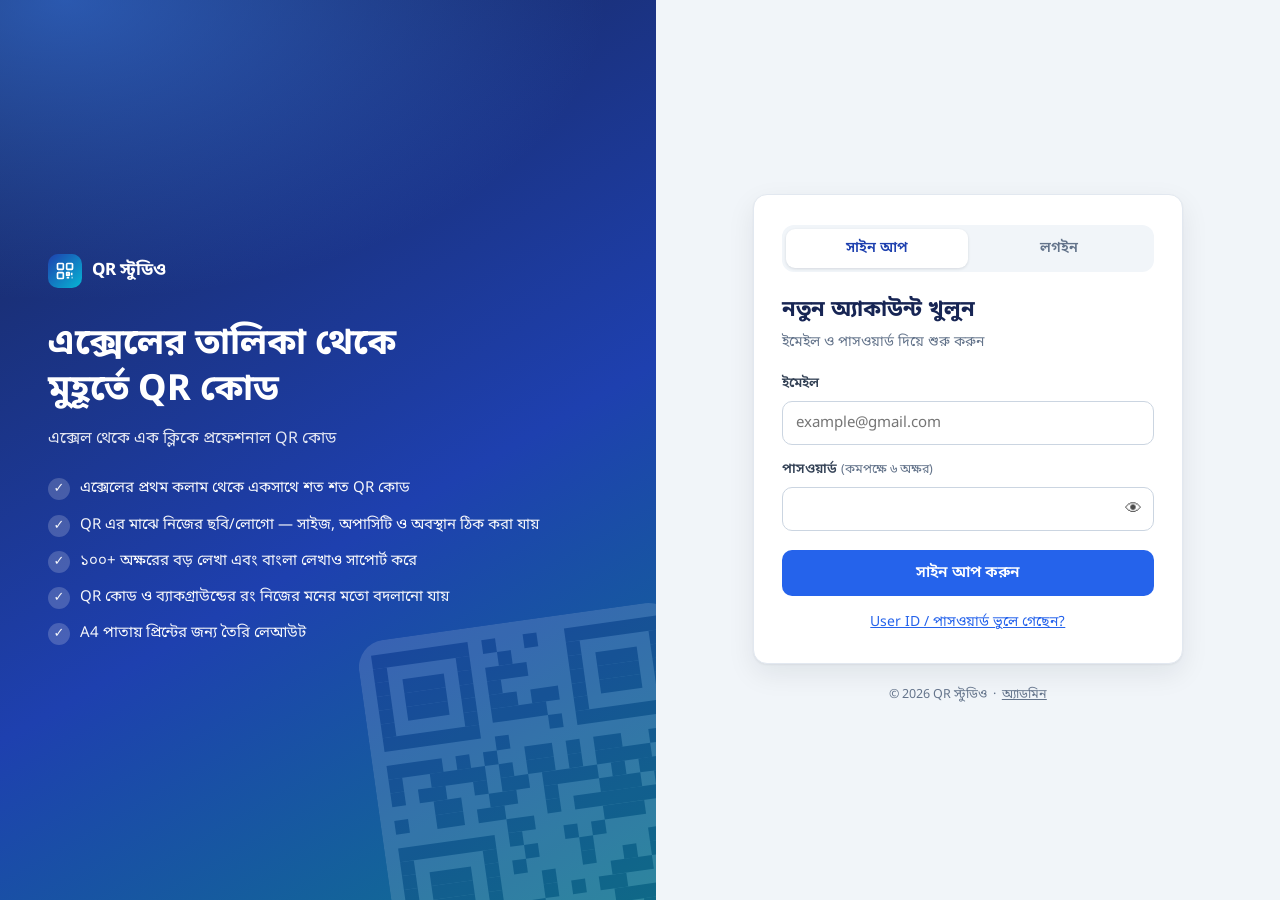
<file: index.html>
<!DOCTYPE html>
<html lang="bn">
<head>
<meta charset="UTF-8">
<meta name="viewport" content="width=device-width,initial-scale=1">
<title>লগইন</title>
<link rel="preconnect" href="https://fonts.googleapis.com">
<link rel="preconnect" href="https://fonts.gstatic.com" crossorigin>
<link href="https://fonts.googleapis.com/css2?family=Noto+Sans+Bengali:wght@400;500;600;700&display=swap" rel="stylesheet">
<link rel="stylesheet" href="style.css">
<style>
body{min-height:100vh;display:grid;grid-template-columns:minmax(0,1.05fr) minmax(0,1fr)}
.hero{position:relative;overflow:hidden;color:#fff;padding:56px 48px;display:flex;flex-direction:column;justify-content:center;
  background:radial-gradient(900px 500px at 10% 0%,rgba(59,130,246,.55),transparent 60%),linear-gradient(150deg,#172554 0%,#1e40af 58%,#0e7490 100%)}
.hero-in{position:relative;z-index:1;max-width:520px}
.brand.light{color:#fff;margin-bottom:34px}
.hero h1{font-size:36px;line-height:1.28;margin:0 0 12px;font-weight:700}
.lead{font-size:16px;opacity:.88;margin:0 0 26px}
.feat{list-style:none;padding:0;margin:0;display:grid;gap:13px}
.feat li{display:flex;gap:10px;align-items:flex-start;font-size:15px;opacity:.96}
.feat li::before{content:"✓";flex:none;width:22px;height:22px;border-radius:50%;background:rgba(255,255,255,.2);display:grid;place-items:center;font-size:13px;font-weight:700;margin-top:1px}
.art{position:absolute;right:-40px;bottom:-40px;opacity:.13;transform:rotate(-8deg);pointer-events:none}
.art svg{width:320px;height:320px;display:block}

.panel{display:flex;flex-direction:column;align-items:center;justify-content:center;padding:28px 18px}
.box{width:100%;max-width:430px;padding:30px 28px}
.seg2{display:flex;background:#f1f5f9;border-radius:12px;padding:4px;margin-bottom:22px}
.seg2 button{flex:1;padding:10px;border:0;background:none;border-radius:9px;font:600 14.5px var(--font);color:var(--muted);cursor:pointer}
.seg2 button.on{background:#fff;color:var(--brand);box-shadow:0 1px 3px rgba(15,23,42,.12)}
.box h2{margin:0 0 4px;font-size:22px;color:var(--brand-dark)}
.sub{margin:0 0 20px;color:var(--muted);font-size:14px}
.pwwrap{position:relative}
.pwwrap .input{padding-right:46px}
.eye{position:absolute;right:6px;top:50%;transform:translateY(-50%);border:0;background:none;cursor:pointer;font-size:17px;padding:6px;opacity:.7}
.eye:hover{opacity:1}
.btn.block{width:100%;padding:13px;font-size:15.5px;margin-top:4px}
.center{text-align:center;font-size:14px;margin:16px 0 0}
.done{text-align:center}
.done .tick{width:60px;height:60px;border-radius:50%;background:var(--ok-bg);color:var(--ok);display:grid;place-items:center;font-size:30px;margin:0 auto 12px}
.uidbox{background:#f1f5f9;border:1px dashed #94a3b8;border-radius:12px;padding:12px;margin:14px 0 6px;font-size:13px;color:var(--muted)}
.uidbox b{display:block;font-size:24px;color:var(--brand-dark);letter-spacing:1px}
.note{font-size:13px;color:var(--muted);margin:0 0 16px}
.panel .site-foot{padding-bottom:0}
@media(max-width:860px){
  body{grid-template-columns:1fr}
  .hero{padding:26px 22px}
  .hero h1{font-size:24px;margin-bottom:6px}
  .brand.light{margin-bottom:16px}
  .lead{margin:0}
  .feat,.art{display:none}
  .panel{padding:20px 14px 28px}
  .box{padding:24px 20px}
}
</style>
</head>
<body>

<section class="hero">
  <div class="hero-in">
    <div class="brand light"><span class="logo-mark" data-logo></span><span data-brand></span></div>
    <h1>এক্সেলের তালিকা থেকে<br>মুহূর্তে QR কোড</h1>
    <p class="lead" data-tagline></p>
    <ul class="feat">
      <li>এক্সেলের প্রথম কলাম থেকে একসাথে শত শত QR কোড</li>
      <li>QR এর মাঝে নিজের ছবি/লোগো — সাইজ, অপাসিটি ও অবস্থান ঠিক করা যায়</li>
      <li>১০০+ অক্ষরের বড় লেখা এবং বাংলা লেখাও সাপোর্ট করে</li>
      <li>QR কোড ও ব্যাকগ্রাউন্ডের রং নিজের মনের মতো বদলানো যায়</li>
      <li>A4 পাতায় প্রিন্টের জন্য তৈরি লেআউট</li>
    </ul>
  </div>
  <div class="art" aria-hidden="true"><svg viewBox="-1 -1 23 23" xmlns="http://www.w3.org/2000/svg"><rect x="-1" y="-1" width="23" height="23" rx="2" fill="#fff"/><g fill="#172554"><rect x="0" y="0" width="7" height="1"/><rect x="8" y="0" width="1" height="1"/><rect x="11" y="0" width="1" height="1"/><rect x="14" y="0" width="7" height="1"/><rect x="0" y="1" width="1" height="1"/><rect x="6" y="1" width="1" height="1"/><rect x="9" y="1" width="1" height="1"/><rect x="14" y="1" width="1" height="1"/><rect x="20" y="1" width="1" height="1"/><rect x="0" y="2" width="1" height="1"/><rect x="2" y="2" width="3" height="1"/><rect x="6" y="2" width="1" height="1"/><rect x="8" y="2" width="3" height="1"/><rect x="14" y="2" width="1" height="1"/><rect x="16" y="2" width="3" height="1"/><rect x="20" y="2" width="1" height="1"/><rect x="0" y="3" width="1" height="1"/><rect x="2" y="3" width="3" height="1"/><rect x="6" y="3" width="1" height="1"/><rect x="8" y="3" width="1" height="1"/><rect x="14" y="3" width="1" height="1"/><rect x="16" y="3" width="3" height="1"/><rect x="20" y="3" width="1" height="1"/><rect x="0" y="4" width="1" height="1"/><rect x="2" y="4" width="3" height="1"/><rect x="6" y="4" width="1" height="1"/><rect x="8" y="4" width="2" height="1"/><rect x="11" y="4" width="2" height="1"/><rect x="14" y="4" width="1" height="1"/><rect x="16" y="4" width="3" height="1"/><rect x="20" y="4" width="1" height="1"/><rect x="0" y="5" width="1" height="1"/><rect x="6" y="5" width="1" height="1"/><rect x="8" y="5" width="4" height="1"/><rect x="14" y="5" width="1" height="1"/><rect x="20" y="5" width="1" height="1"/><rect x="0" y="6" width="7" height="1"/><rect x="12" y="6" width="1" height="1"/><rect x="14" y="6" width="7" height="1"/><rect x="8" y="7" width="1" height="1"/><rect x="0" y="8" width="4" height="1"/><rect x="5" y="8" width="1" height="1"/><rect x="7" y="8" width="1" height="1"/><rect x="10" y="8" width="2" height="1"/><rect x="13" y="8" width="1" height="1"/><rect x="15" y="8" width="2" height="1"/><rect x="19" y="8" width="2" height="1"/><rect x="0" y="9" width="1" height="1"/><rect x="3" y="9" width="4" height="1"/><rect x="8" y="9" width="1" height="1"/><rect x="10" y="9" width="2" height="1"/><rect x="13" y="9" width="1" height="1"/><rect x="15" y="9" width="4" height="1"/><rect x="0" y="10" width="1" height="1"/><rect x="2" y="10" width="2" height="1"/><rect x="6" y="10" width="1" height="1"/><rect x="8" y="10" width="2" height="1"/><rect x="11" y="10" width="4" height="1"/><rect x="16" y="10" width="1" height="1"/><rect x="18" y="10" width="2" height="1"/><rect x="3" y="11" width="2" height="1"/><rect x="7" y="11" width="2" height="1"/><rect x="11" y="11" width="1" height="1"/><rect x="15" y="11" width="3" height="1"/><rect x="19" y="11" width="1" height="1"/><rect x="0" y="12" width="1" height="1"/><rect x="3" y="12" width="2" height="1"/><rect x="6" y="12" width="2" height="1"/><rect x="11" y="12" width="1" height="1"/><rect x="13" y="12" width="7" height="1"/><rect x="8" y="13" width="2" height="1"/><rect x="15" y="13" width="3" height="1"/><rect x="0" y="14" width="7" height="1"/><rect x="8" y="14" width="1" height="1"/><rect x="12" y="14" width="1" height="1"/><rect x="14" y="14" width="1" height="1"/><rect x="0" y="15" width="1" height="1"/><rect x="6" y="15" width="1" height="1"/><rect x="9" y="15" width="1" height="1"/><rect x="13" y="15" width="1" height="1"/><rect x="18" y="15" width="1" height="1"/><rect x="0" y="16" width="1" height="1"/><rect x="2" y="16" width="3" height="1"/><rect x="6" y="16" width="1" height="1"/><rect x="8" y="16" width="1" height="1"/><rect x="13" y="16" width="1" height="1"/><rect x="16" y="16" width="1" height="1"/><rect x="18" y="16" width="1" height="1"/><rect x="20" y="16" width="1" height="1"/><rect x="0" y="17" width="1" height="1"/><rect x="2" y="17" width="3" height="1"/><rect x="6" y="17" width="1" height="1"/><rect x="10" y="17" width="1" height="1"/><rect x="15" y="17" width="3" height="1"/><rect x="19" y="17" width="2" height="1"/><rect x="0" y="18" width="1" height="1"/><rect x="2" y="18" width="3" height="1"/><rect x="6" y="18" width="1" height="1"/><rect x="10" y="18" width="1" height="1"/><rect x="12" y="18" width="1" height="1"/><rect x="14" y="18" width="2" height="1"/><rect x="19" y="18" width="1" height="1"/><rect x="0" y="19" width="1" height="1"/><rect x="6" y="19" width="1" height="1"/><rect x="8" y="19" width="2" height="1"/><rect x="15" y="19" width="6" height="1"/><rect x="0" y="20" width="7" height="1"/><rect x="10" y="20" width="1" height="1"/><rect x="13" y="20" width="3" height="1"/><rect x="17" y="20" width="1" height="1"/><rect x="20" y="20" width="1" height="1"/></g></svg></div>
</section>

<section class="panel">
  <div class="box card">

    <div id="tabs" class="seg2" role="tablist">
      <button id="tS" class="on" onclick="tab('s')">সাইন আপ</button>
      <button id="tL" onclick="tab('l')">লগইন</button>
    </div>

    <!-- সাইন আপ / লগইন ফর্ম -->
    <div id="form">
      <h2 id="ttl">নতুন অ্যাকাউন্ট খুলুন</h2>
      <p class="sub" id="sub">ইমেইল ও পাসওয়ার্ড দিয়ে শুরু করুন</p>
      <div class="field">
        <label for="email">ইমেইল</label>
        <input class="input" id="email" type="email" placeholder="example@gmail.com" autocomplete="email" inputmode="email">
      </div>
      <div class="field">
        <label for="pw">পাসওয়ার্ড <span class="hint" id="pwHint">(কমপক্ষে ৬ অক্ষর)</span></label>
        <div class="pwwrap">
          <input class="input" id="pw" type="password" autocomplete="new-password">
          <button type="button" class="eye" onclick="togglePw()" aria-label="পাসওয়ার্ড দেখান/লুকান">👁</button>
        </div>
      </div>
      <button class="btn block" id="go" onclick="submitForm()">সাইন আপ করুন</button>
      <p class="center"><a href="#" onclick="showForgot();return false">User ID / পাসওয়ার্ড ভুলে গেছেন?</a></p>
    </div>

    <!-- ভুলে গেলে -->
    <div id="fp" class="hide">
      <h2>তথ্য ফিরে পান</h2>
      <p class="sub">নিবন্ধিত ইমেইল দিন, User ID ও পাসওয়ার্ড সেই ইমেইলে পাঠানো হবে।</p>
      <div class="field">
        <label for="fpEmail">নিবন্ধিত ইমেইল</label>
        <input class="input" id="fpEmail" type="email" placeholder="example@gmail.com" autocomplete="email" inputmode="email">
      </div>
      <button class="btn block" id="fpGo" onclick="sendForgot()">ইমেইলে তথ্য পাঠান</button>
      <p class="center"><a href="#" onclick="hideForgot();return false">← ফিরে যান</a></p>
    </div>

    <!-- অ্যাকাউন্ট চালু: ইমেইল থেকে User ID কপি করে বসান -->
    <div id="act" class="hide">
      <h2>অ্যাকাউন্ট চালু করুন</h2>
      <p class="sub"><b id="actEmail"></b> ঠিকানায় আপনার User ID পাঠানো হয়েছে। ইমেইল (Inbox/Spam) থেকে সেটি কপি করে নিচে বসান।</p>
      <div class="field">
        <label for="actId">ইমেইলে পাওয়া User ID</label>
        <input class="input" id="actId" type="text" placeholder="যেমন: U7K3M9Q" autocomplete="off" autocapitalize="characters" spellcheck="false">
      </div>
      <button class="btn block" id="actGo" onclick="doActivate()">চালু করুন</button>
      <p class="center"><a href="#" onclick="resendId();return false">ইমেইল পাননি? আবার পাঠান</a></p>
      <p class="center"><a href="#" onclick="hideAct();return false">← ফিরে যান</a></p>
    </div>

    <div id="msg" role="alert"></div>
  </div>
  <div class="site-foot">© <span data-year></span> <span data-brand></span> &nbsp;·&nbsp; <a href="admin.html" style="color:inherit">অ্যাডমিন</a></div>
</section>

<script src="config.js"></script>
<script>
fillBrand('লগইন / সাইন আপ');
const $ = id => document.getElementById(id);
const EMAIL_RE = /^[^@\s]+@[^@\s]+\.[^@\s]+$/;
let mode = 's';

function setMsg(type, text) {
  const m = $('msg');
  if (!text) { m.className = ''; m.textContent = ''; return; }
  m.className = 'alert ' + type;
  m.textContent = text;
}
function goLabel() { return mode === 's' ? 'সাইন আপ করুন' : 'লগইন করুন'; }

function tab(m) {
  mode = m;
  $('tS').classList.toggle('on', m === 's');
  $('tL').classList.toggle('on', m === 'l');
  $('ttl').textContent = m === 's' ? 'নতুন অ্যাকাউন্ট খুলুন' : 'আবার স্বাগতম';
  $('sub').textContent = m === 's' ? 'ইমেইল ও পাসওয়ার্ড দিয়ে শুরু করুন' : 'আপনার ইমেইল ও পাসওয়ার্ড দিয়ে প্রবেশ করুন';
  $('pwHint').style.display = m === 's' ? '' : 'none';
  $('pw').setAttribute('autocomplete', m === 's' ? 'new-password' : 'current-password');
  $('go').textContent = goLabel();
  setMsg('', '');
}

function togglePw() { const p = $('pw'); p.type = p.type === 'password' ? 'text' : 'password'; }

async function submitForm() {
  const email = $('email').value.trim(), pw = $('pw').value;
  if (!EMAIL_RE.test(email)) { setMsg('err', 'সঠিক ইমেইল দিন।'); $('email').focus(); return; }
  if (mode === 's' && pw.length < 6) { setMsg('err', 'পাসওয়ার্ড কমপক্ষে ৬ অক্ষরের হতে হবে।'); $('pw').focus(); return; }
  if (!pw) { setMsg('err', 'পাসওয়ার্ড দিন।'); $('pw').focus(); return; }

  setMsg('', '');
  $('go').disabled = true;
  $('go').innerHTML = '<span class="spin"></span> অপেক্ষা করুন...';
  const d = await api({ action: mode === 's' ? 'signup' : 'login', email: email, password: pw });
  $('go').disabled = false;
  $('go').textContent = goLabel();

  if (d.pending) {                                                  // সাইন আপ (বা চালু-না-হওয়া লগইন): ইমেইলের ID বসাতে হবে
    showAct(email, mode === 's' ? 'ok' : 'info', mode === 's' ? 'User ID ইমেইলে পাঠানো হয়েছে।' : d.error);
    return;
  }
  if (!d.ok) { setMsg('err', d.error || 'সমস্যা হয়েছে, আবার চেষ্টা করুন।'); return; }
  startSession(d);
  location.href = 'main.html';
}

let actEmail = '';
function showAct(email, type, text) {
  actEmail = email;
  $('actEmail').textContent = email;
  $('actId').value = '';
  $('form').classList.add('hide'); $('tabs').classList.add('hide'); $('fp').classList.add('hide');
  $('act').classList.remove('hide');
  setMsg(type, text);
  $('actId').focus();
}
function hideAct() {
  $('act').classList.add('hide');
  $('form').classList.remove('hide'); $('tabs').classList.remove('hide'); setMsg('', '');
}
async function doActivate() {
  const id = $('actId').value.trim();
  if (!id) { setMsg('err', 'ইমেইল থেকে কপি করা User ID বসান।'); $('actId').focus(); return; }
  setMsg('', '');
  $('actGo').disabled = true;
  $('actGo').innerHTML = '<span class="spin"></span> অপেক্ষা করুন...';
  const d = await api({ action: 'activate', email: actEmail, user_id: id });
  $('actGo').disabled = false;
  $('actGo').textContent = 'চালু করুন';
  if (!d.ok) { setMsg('err', d.error || 'সমস্যা হয়েছে, আবার চেষ্টা করুন।'); return; }
  startSession(d);
  location.href = 'main.html';
}
async function resendId() {
  setMsg('', '');
  const d = await api({ action: 'resend', email: actEmail });
  setMsg(d.ok ? 'ok' : 'err', d.ok ? d.msg : d.error);
}

function showForgot() {
  $('form').classList.add('hide'); $('tabs').classList.add('hide');
  $('fp').classList.remove('hide'); setMsg('', '');
  $('fpEmail').value = $('email').value;
}
function hideForgot() {
  $('fp').classList.add('hide');
  $('form').classList.remove('hide'); $('tabs').classList.remove('hide'); setMsg('', '');
}
async function sendForgot() {
  const email = $('fpEmail').value.trim();
  if (!EMAIL_RE.test(email)) { setMsg('err', 'সঠিক ইমেইল দিন।'); return; }
  setMsg('', '');
  $('fpGo').disabled = true;
  $('fpGo').innerHTML = '<span class="spin"></span> অপেক্ষা করুন...';
  const d = await api({ action: 'forgot', email: email });
  $('fpGo').disabled = false;
  $('fpGo').textContent = 'ইমেইলে তথ্য পাঠান';
  setMsg(d.ok ? 'ok' : 'err', d.ok ? d.msg : d.error);
}

document.addEventListener('keydown', e => {
  if (e.key !== 'Enter') return;
  if (!$('act').classList.contains('hide')) doActivate();
  else if (!$('form').classList.contains('hide')) submitForm();
  else if (!$('fp').classList.contains('hide')) sendForgot();
});

// আগে থেকে লগইন থাকলে সরাসরি ড্যাশবোর্ডে
(async () => {
  const t = localStorage.getItem('token');
  if (!t) return;
  setMsg('info', 'আগের লগইন যাচাই করা হচ্ছে...');
  const d = await api({ action: 'verify', token: t });
  if (d.ok) { startSession({ token: t, user_id: d.user_id, email: d.email }); location.replace('main.html'); }
  else setMsg('', '');
})();
</script>
</body>
</html>
</file>
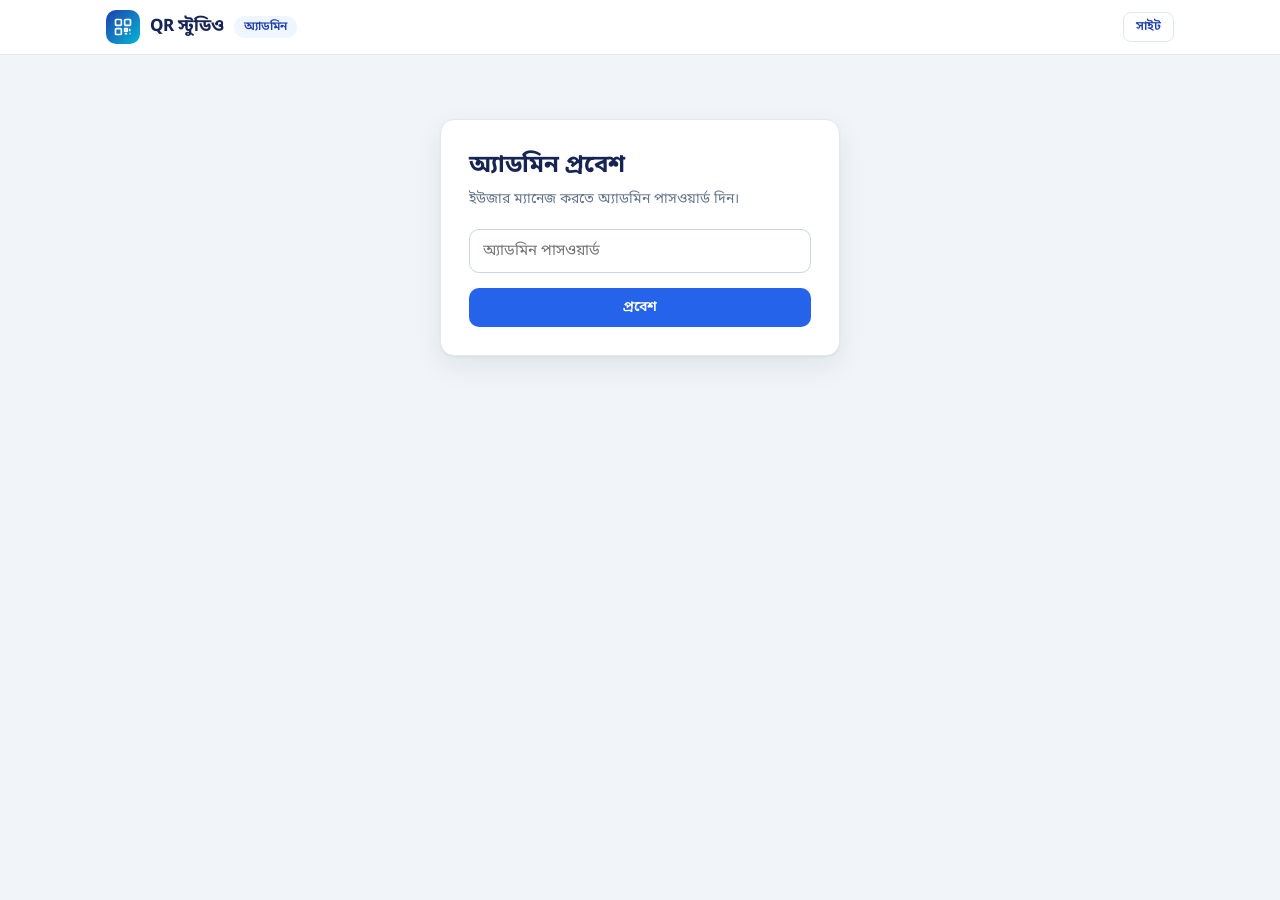
<file: admin.html>
<!DOCTYPE html>
<html lang="bn">
<head>
<meta charset="UTF-8">
<meta name="viewport" content="width=device-width,initial-scale=1">
<meta name="robots" content="noindex,nofollow">
<title>অ্যাডমিন</title>
<link rel="preconnect" href="https://fonts.googleapis.com">
<link rel="preconnect" href="https://fonts.gstatic.com" crossorigin>
<link href="https://fonts.googleapis.com/css2?family=Noto+Sans+Bengali:wght@400;500;600;700&display=swap" rel="stylesheet">
<link rel="stylesheet" href="style.css">
<style>
.wrap{max-width:1100px;margin:0 auto;padding:24px 16px}
.login{max-width:400px;margin:40px auto;padding:28px}
.login h2{margin:0 0 4px;color:var(--brand-dark)}
.login p{margin:0 0 18px;color:var(--muted);font-size:14px}
.stats{display:grid;grid-template-columns:repeat(auto-fit,minmax(170px,1fr));gap:14px;margin-bottom:18px}
.stat{padding:16px 18px}
.stat small{color:var(--muted);font-size:13px}
.stat b{display:block;font-size:28px;color:var(--brand-dark);line-height:1.2}
.stat.g b{color:var(--ok)}.stat.r b{color:var(--bad)}
.tools{display:flex;flex-wrap:wrap;gap:12px;align-items:center;padding:14px;margin-bottom:16px}
.tools .input{width:auto;flex:1 1 200px;padding:9px 12px;font-size:14px}
.tools .sp{flex:1 1 20px}
.tw{overflow-x:auto;padding:0}
table{width:100%;border-collapse:collapse;font-size:14px;min-width:760px}
th{background:#f8fafc;color:#475569;text-align:left;padding:11px 12px;font-size:12.5px;text-transform:uppercase;letter-spacing:.3px;border-bottom:1px solid var(--line)}
td{padding:11px 12px;border-bottom:1px solid #f1f5f9;vertical-align:middle}
tr:hover td{background:#fafcff}
.pw{font-family:Consolas,monospace}
.eyeb{border:0;background:none;cursor:pointer;font-size:15px}
.st{display:inline-block;padding:2px 10px;border-radius:999px;font-size:12px;font-weight:700}
.st.a{background:var(--ok-bg);color:var(--ok)}.st.b{background:var(--bad-bg);color:var(--bad)}
.acts{display:flex;gap:6px;flex-wrap:wrap}
.empty{text-align:center;color:var(--muted);padding:28px}
#toast{position:fixed;left:50%;bottom:24px;transform:translateX(-50%);background:#0f172a;color:#fff;padding:10px 18px;border-radius:10px;font-size:14px;opacity:0;pointer-events:none;transition:opacity .2s;z-index:99;max-width:90vw}
#toast.on{opacity:1}#toast.bad{background:var(--bad)}
</style>
</head>
<body>

<header class="appbar">
  <div class="appbar-in">
    <div class="brand"><span class="logo-mark" data-logo></span><span data-brand></span> <span class="badge">অ্যাডমিন</span></div>
    <div class="app-user">
      <a class="btn ghost sm" href="index.html">সাইট</a>
      <button class="btn ghost sm hide" id="lo" onclick="adminOut()">লগআউট</button>
    </div>
  </div>
</header>

<main class="wrap">

  <section id="lg" class="login card">
    <h2>অ্যাডমিন প্রবেশ</h2>
    <p>ইউজার ম্যানেজ করতে অ্যাডমিন পাসওয়ার্ড দিন।</p>
    <div class="field"><input class="input" id="ap" type="password" placeholder="অ্যাডমিন পাসওয়ার্ড" autocomplete="current-password"></div>
    <button class="btn" id="apGo" style="width:100%" onclick="adm()">প্রবেশ</button>
    <div id="e" role="alert"></div>
  </section>

  <section id="pn" class="hide">
    <div class="stats">
      <div class="stat card"><small>মোট ইউজার</small><b id="sT">0</b></div>
      <div class="stat card g"><small>সক্রিয় (Active)</small><b id="sA">0</b></div>
      <div class="stat card r"><small>ব্লক করা</small><b id="sB">0</b></div>
    </div>

    <div class="tools card">
      <input class="input" id="q" type="search" placeholder="🔍 ইমেইল বা User ID দিয়ে খুঁজুন" oninput="draw()">
      <span class="sp"></span>
      <input class="input" id="be" type="email" placeholder="email@example.com">
      <button class="btn red sm" onclick="act('block',$('be').value)">ব্লক</button>
      <button class="btn green sm" onclick="act('unblock',$('be').value)">আনব্লক</button>
      <button class="btn ghost sm" onclick="refresh()">↻ রিফ্রেশ</button>
    </div>

    <div class="tw card">
      <table>
        <thead><tr><th>User ID</th><th>Email</th><th>Password</th><th>Status</th><th>Signup</th><th>Last Login</th><th></th></tr></thead>
        <tbody id="tb"></tbody>
      </table>
    </div>
  </section>
</main>

<div id="toast"></div>

<script src="config.js"></script>
<script>
fillBrand('অ্যাডমিন');
const $ = id => document.getElementById(id);
const esc = s => String(s == null ? '' : s).replace(/[&<>"']/g, c => ({ '&': '&amp;', '<': '&lt;', '>': '&gt;', '"': '&quot;', "'": '&#39;' }[c]));
let PW = '', USERS = [], tt;

function toast(msg, bad) {
  const t = $('toast');
  t.textContent = msg; t.className = 'on' + (bad ? ' bad' : '');
  clearTimeout(tt); tt = setTimeout(() => t.className = '', 2600);
}

async function adm() {
  PW = $('ap').value;
  if (!PW) { $('e').className = 'alert err'; $('e').textContent = 'পাসওয়ার্ড দিন।'; return; }
  $('apGo').disabled = true; $('apGo').innerHTML = '<span class="spin"></span> অপেক্ষা করুন...';
  const d = await api({ action: 'admin_list', admin_password: PW });
  $('apGo').disabled = false; $('apGo').textContent = 'প্রবেশ';
  if (d.ok) {
    USERS = d.users; $('e').className = ''; $('e').textContent = '';
    $('lg').classList.add('hide'); $('pn').classList.remove('hide'); $('lo').classList.remove('hide');
    draw();
  } else { $('e').className = 'alert err'; $('e').textContent = d.error || 'সমস্যা হয়েছে'; }
}
function adminOut() {
  PW = ''; USERS = []; $('ap').value = '';
  $('pn').classList.add('hide'); $('lo').classList.add('hide'); $('lg').classList.remove('hide');
}

function draw() {
  const blockedN = USERS.filter(u => String(u.status).toLowerCase() === 'blocked').length;
  const pendN = USERS.filter(u => String(u.status).toLowerCase() === 'pending').length;
  $('sT').textContent = USERS.length; $('sB').textContent = blockedN; $('sA').textContent = USERS.length - blockedN - pendN;

  const q = $('q').value.trim().toLowerCase();
  const list = USERS.filter(u => !q || String(u.email).toLowerCase().includes(q) || String(u.id).toLowerCase().includes(q));
  if (!list.length) { $('tb').innerHTML = '<tr><td colspan="7" class="empty">কোনো ইউজার পাওয়া যায়নি</td></tr>'; return; }

  $('tb').innerHTML = list.map(u => {
    const b = String(u.status).toLowerCase() === 'blocked';
    const p = String(u.status).toLowerCase() === 'pending';
    return `<tr>
      <td>${esc(u.id)}</td>
      <td>${esc(u.email)}</td>
      <td><span class="pw" data-p="${esc(u.password)}">••••••</span> <button class="eyeb" onclick="tg(this)" title="দেখুন/লুকান">👁</button></td>
      <td><span class="st ${b ? 'b' : 'a'}">${b ? 'Blocked' : p ? 'Pending' : 'Active'}</span></td>
      <td>${esc(u.signup)}</td><td>${esc(u.last)}</td>
      <td><div class="acts">
        <button class="btn sm ${b ? 'green' : 'red'}" data-e="${esc(u.email)}" data-a="${b ? 'unblock' : 'block'}" onclick="act(this.dataset.a,this.dataset.e)">${b ? 'আনব্লক' : 'ব্লক'}</button>
        <button class="btn sm ghost" data-e="${esc(u.email)}" onclick="setPw(this.dataset.e)">পাসওয়ার্ড রিসেট</button>
      </div></td></tr>`;
  }).join('');
}
function tg(el) { const s = el.previousElementSibling; s.textContent = s.textContent === '••••••' ? s.dataset.p : '••••••'; }

async function refresh() {
  const d = await api({ action: 'admin_list', admin_password: PW });
  if (d.ok) { USERS = d.users; draw(); } else toast(d.error || 'রিফ্রেশ হয়নি', true);
}
async function setPw(email) {
  const p = prompt(email + ' এর নতুন পাসওয়ার্ড (কমপক্ষে ৬ অক্ষর):');
  if (!p) return;
  const r = await api({ action: 'admin_set_password', admin_password: PW, email: email, new_password: p });
  if (!r.ok) { toast(r.error || 'হয়নি', true); return; }
  toast('পাসওয়ার্ড পরিবর্তন হয়েছে'); refresh();
}
async function act(a, email) {
  email = String(email || '').trim();
  if (!email) { toast('ইমেইল দিন', true); return; }
  const r = await api({ action: 'admin_' + a, admin_password: PW, email: email });
  if (!r.ok) { toast(r.error || 'হয়নি', true); return; }
  toast(a === 'block' ? 'ব্লক করা হয়েছে' : 'আনব্লক করা হয়েছে'); $('be').value = ''; refresh();
}
$('ap').addEventListener('keydown', e => { if (e.key === 'Enter') adm(); });
</script>
</body>
</html>
</file>
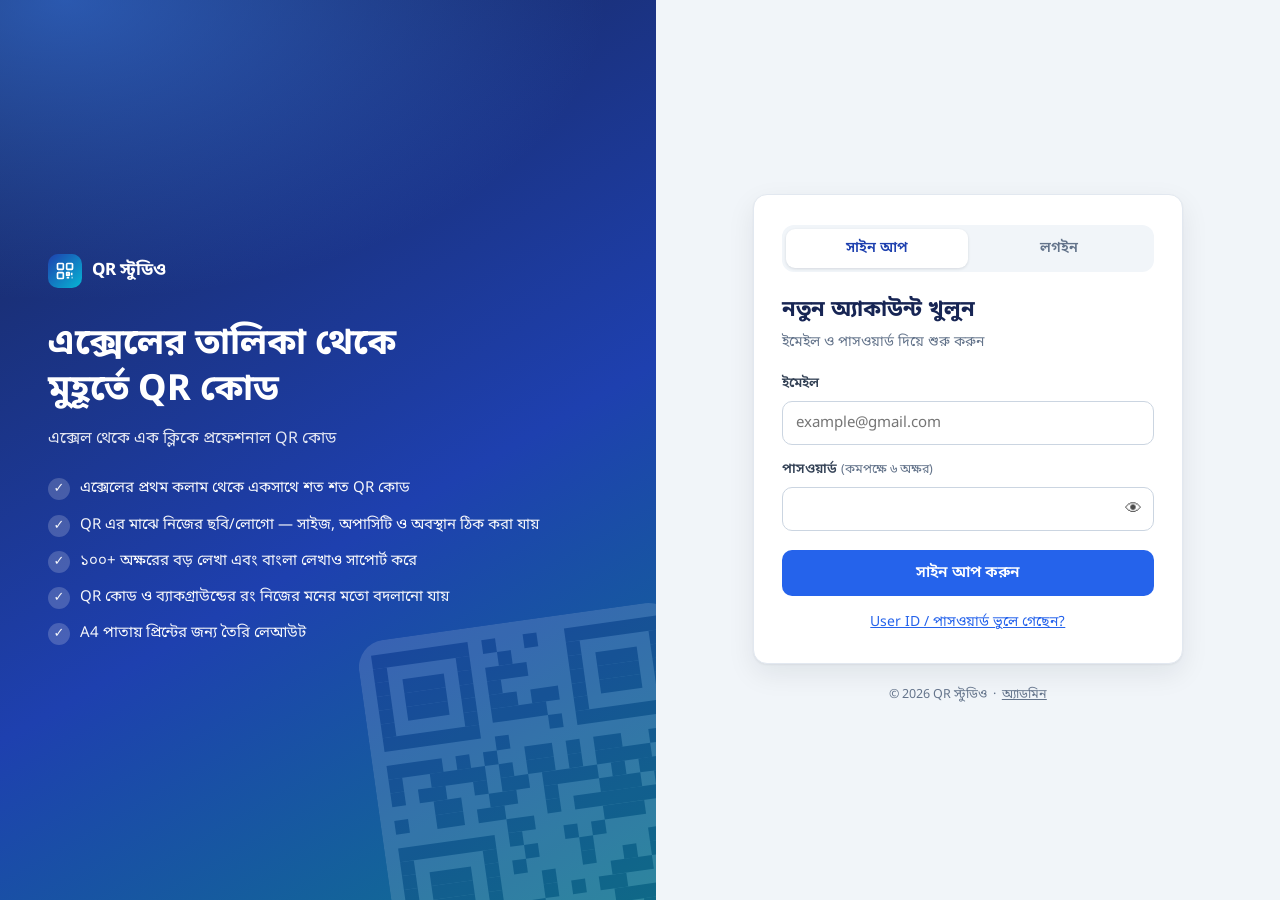
<file: main.html>
<!DOCTYPE html>
<html lang="bn">
<head>
<meta charset="UTF-8">
<meta name="viewport" content="width=device-width,initial-scale=1">
<title>ড্যাশবোর্ড</title>
<link rel="preconnect" href="https://fonts.googleapis.com">
<link rel="preconnect" href="https://fonts.gstatic.com" crossorigin>
<link href="https://fonts.googleapis.com/css2?family=Noto+Sans+Bengali:wght@400;500;600;700&display=swap" rel="stylesheet">
<link rel="stylesheet" href="style.css">
<style>
.wrap{max-width:1100px;margin:0 auto;padding:24px 16px 8px}
.welcome{display:flex;flex-wrap:wrap;gap:14px;justify-content:space-between;align-items:center;padding:24px 26px;background:linear-gradient(135deg,#1e40af,#0e7490);color:#fff;border:0}
.welcome h1{margin:0 0 4px;font-size:26px}
.welcome p{margin:0;opacity:.92;word-break:break-all}
.uid{background:rgba(255,255,255,.16);padding:10px 18px;border-radius:12px;font-size:13px}
.uid b{display:block;font-size:19px;letter-spacing:.5px}
h2.sec{font-size:17px;margin:30px 0 12px;color:var(--brand-dark)}
.tools{display:grid;grid-template-columns:repeat(auto-fill,minmax(300px,1fr));gap:16px}
.tool{display:block;padding:22px;text-decoration:none;color:inherit;transition:transform .18s,box-shadow .18s,border-color .18s}
.tool:hover{transform:translateY(-3px);box-shadow:0 14px 32px rgba(15,23,42,.14);border-color:#bfdbfe}
.ticon{width:46px;height:46px;border-radius:12px;background:linear-gradient(135deg,var(--brand),var(--accent));display:grid;place-items:center;margin-bottom:14px}
.ticon svg{width:26px;height:26px}
.tool h3{margin:0 0 6px;font-size:18px;color:var(--brand-dark)}
.tool p{margin:0 0 12px;color:var(--muted);font-size:14px}
.tags{display:flex;flex-wrap:wrap;gap:6px;margin-bottom:14px}
.tags span{background:#f1f5f9;color:#475569;font-size:12px;padding:3px 10px;border-radius:999px}
.cta{color:var(--brand-2);font-weight:700;font-size:14px}
.steps{list-style:none;padding:0;margin:0;display:grid;grid-template-columns:repeat(auto-fit,minmax(250px,1fr));gap:14px;counter-reset:s}
.steps li{counter-increment:s;position:relative;padding:18px 18px 18px 66px;font-size:14px;color:#334155}
.steps li::before{content:counter(s,bengali);position:absolute;left:18px;top:16px;width:36px;height:36px;border-radius:50%;background:#eff6ff;color:var(--brand);font-weight:700;display:grid;place-items:center}
.steps b{display:block;color:var(--text);margin-bottom:2px;font-size:15px}
</style>
</head>
<body class="gate">

<header class="appbar">
  <div class="appbar-in">
    <a class="brand" href="main.html"><span class="logo-mark" data-logo></span><span data-brand></span></a>
    <nav class="app-nav">
      <a class="navlink active" href="main.html">ড্যাশবোর্ড</a>
      <a class="navlink" href="qr.html">QR জেনারেটর</a>
    </nav>
    <div class="app-user">
      <span class="chip" id="who"></span>
      <button class="btn ghost sm" onclick="logout()">লগআউট</button>
    </div>
  </div>
</header>

<main class="wrap">
  <section class="welcome card">
    <div>
      <h1>স্বাগতম 👋</h1>
      <p><span id="uEmail"></span> হিসেবে প্রবেশ করেছেন</p>
    </div>
    <div class="uid">আপনার User ID<b id="uId"></b></div>
  </section>

  <h2 class="sec">আপনার টুলস</h2>
  <section class="tools">
    <a class="tool card" href="qr.html">
      <div class="ticon"><span data-logo></span></div>
      <h3>QR কোড জেনারেটর</h3>
      <p>এক্সেল ফাইলের প্রথম কলামের প্রতিটি লেখা থেকে আলাদা QR কোড তৈরি করুন, মাঝে নিজের ছবি বসান, QR এর রং বদলান এবং A4 পাতায় প্রিন্ট করুন।</p>
      <div class="tags"><span>এক্সেল আপলোড</span><span>মাঝে ছবি/লোগো</span><span>নিজের পছন্দের রং</span><span>A4 প্রিন্ট</span><span>বাংলা লেখা</span></div>
      <span class="cta">চালু করুন →</span>
    </a>
  </section>

  <h2 class="sec">শুরু করবেন যেভাবে</h2>
  <ol class="steps">
    <li class="card"><b>এক্সেল ফাইল প্রস্তুত করুন</b>প্রথম কলামের প্রতিটি ঘরে যা লিখবেন, সেটাই আলাদা QR কোড হবে।</li>
    <li class="card"><b>আপলোড করে ছবি ঠিক করুন</b>"📂 এক্সেল ফাইল" দিয়ে আপলোড দিন। "🖼 ছবি সেটিংস" থেকে নিজের লোগো বসান।</li>
    <li class="card"><b>প্রিন্ট বা সেভ করুন</b>"প্রিন্ট (A4)" চাপুন। চাইলে প্রিন্টের জায়গায় PDF হিসেবেও সেভ করা যায়।</li>
  </ol>
</main>

<div class="site-foot">© <span data-year></span> <span data-brand></span></div>

<script src="config.js"></script>
<script>
fillBrand('ড্যাশবোর্ড');
requireLogin().then(u => {
  if (!u) return;
  document.getElementById('who').textContent = u.email;
  document.getElementById('uEmail').textContent = u.email;
  document.getElementById('uId').textContent = u.user_id;
  document.body.classList.remove('gate');
});
</script>
</body>
</html>
</file>
<file: style.css>
/* ===== সবগুলো পেজের সাধারণ ডিজাইন (রং বদলাতে চাইলে শুধু উপরের :root অংশ বদলান) ===== */
:root{
  --brand:#1e40af; --brand-dark:#172554; --brand-2:#2563eb; --accent:#06b6d4;
  --bg:#f1f5f9; --card:#ffffff; --text:#0f172a; --muted:#64748b; --line:#e2e8f0;
  --ok:#15803d; --ok-bg:#dcfce7; --bad:#b91c1c; --bad-bg:#fee2e2;
  --r:14px; --shadow:0 1px 2px rgba(15,23,42,.05),0 10px 28px rgba(15,23,42,.08);
  --font:"Noto Sans Bengali","Hind Siliguri","Segoe UI",system-ui,Arial,sans-serif;
}
*{box-sizing:border-box}
html,body{margin:0}
body{font-family:var(--font);background:var(--bg);color:var(--text);line-height:1.55;-webkit-font-smoothing:antialiased}
a{color:var(--brand-2)}
.hide{display:none!important}
body.gate{display:none}   /* লগইন যাচাই শেষ না হওয়া পর্যন্ত পেজ লুকানো থাকে */

/* বাটন */
.btn{display:inline-flex;align-items:center;justify-content:center;gap:7px;padding:10px 18px;border:0;border-radius:10px;font:600 14px var(--font);cursor:pointer;background:var(--brand-2);color:#fff;text-decoration:none;transition:filter .15s,transform .05s}
.btn:hover{filter:brightness(1.08)}
.btn:active{transform:translateY(1px)}
.btn:disabled{opacity:.65;cursor:not-allowed}
.btn.ghost{background:#fff;color:var(--brand);border:1px solid var(--line)}
.btn.green{background:#16a34a}.btn.red{background:#dc2626}.btn.gray{background:#64748b}
.btn.sm{padding:6px 12px;font-size:12.5px;border-radius:8px}

/* ফর্ম */
.field{margin-bottom:15px}
.field label{display:block;margin:0 0 6px;font-size:13.5px;font-weight:600;color:#334155}
.field .hint{font-weight:400;color:var(--muted);font-size:12.5px}
.input{width:100%;padding:11px 13px;border:1px solid #cbd5e1;border-radius:10px;font:15px var(--font);background:#fff;color:var(--text);transition:border-color .15s,box-shadow .15s}
.input:focus{outline:none;border-color:var(--brand-2);box-shadow:0 0 0 3px rgba(37,99,235,.18)}

/* কার্ড ও মেসেজ */
.card{background:var(--card);border:1px solid var(--line);border-radius:var(--r);box-shadow:var(--shadow)}
.alert{padding:10px 13px;border-radius:10px;font-size:14px;margin-top:14px}
.alert.err{background:var(--bad-bg);color:var(--bad)}
.alert.ok{background:var(--ok-bg);color:var(--ok)}
.alert.info{background:#eff6ff;color:var(--brand)}
.badge{display:inline-block;padding:2px 10px;border-radius:999px;font-size:12px;font-weight:600;background:#eff6ff;color:var(--brand)}
.spin{width:15px;height:15px;border:2px solid rgba(255,255,255,.45);border-top-color:#fff;border-radius:50%;animation:sp .7s linear infinite;display:inline-block}
@keyframes sp{to{transform:rotate(360deg)}}

/* উপরের বার */
.appbar{position:sticky;top:0;z-index:40;background:rgba(255,255,255,.94);-webkit-backdrop-filter:saturate(1.4) blur(8px);backdrop-filter:saturate(1.4) blur(8px);border-bottom:1px solid var(--line)}
.appbar-in{max-width:1100px;margin:0 auto;padding:10px 16px;display:flex;align-items:center;gap:14px;flex-wrap:wrap}
.brand{display:flex;align-items:center;gap:10px;font-weight:700;font-size:17px;color:var(--brand-dark);text-decoration:none}
.logo-mark{width:34px;height:34px;border-radius:10px;background:linear-gradient(135deg,var(--brand),var(--accent));display:grid;place-items:center;flex:none}
.app-nav{display:flex;gap:4px;margin-left:8px}
.navlink{padding:7px 12px;border-radius:8px;color:var(--muted);text-decoration:none;font-size:14px;font-weight:600}
.navlink:hover{background:#f1f5f9;color:var(--text)}
.navlink.active{background:#eff6ff;color:var(--brand)}
.app-user{margin-left:auto;display:flex;align-items:center;gap:10px}
.chip{background:#eff6ff;color:var(--brand);padding:5px 12px;border-radius:999px;font-size:12.5px;max-width:240px;overflow:hidden;text-overflow:ellipsis;white-space:nowrap}
@media(max-width:640px){.app-nav{order:3;width:100%;margin:0}.chip{max-width:140px}}

.site-foot{text-align:center;color:var(--muted);font-size:12.5px;padding:22px 12px}

/* সংযোগ-সমস্যা স্ক্রিন */
.fatal{position:fixed;inset:0;z-index:999;background:var(--bg);display:grid;place-items:center;padding:20px}
.fatal .card{max-width:430px;padding:28px;text-align:center}

@media print{.appbar,.site-foot{display:none!important}}
</file>
